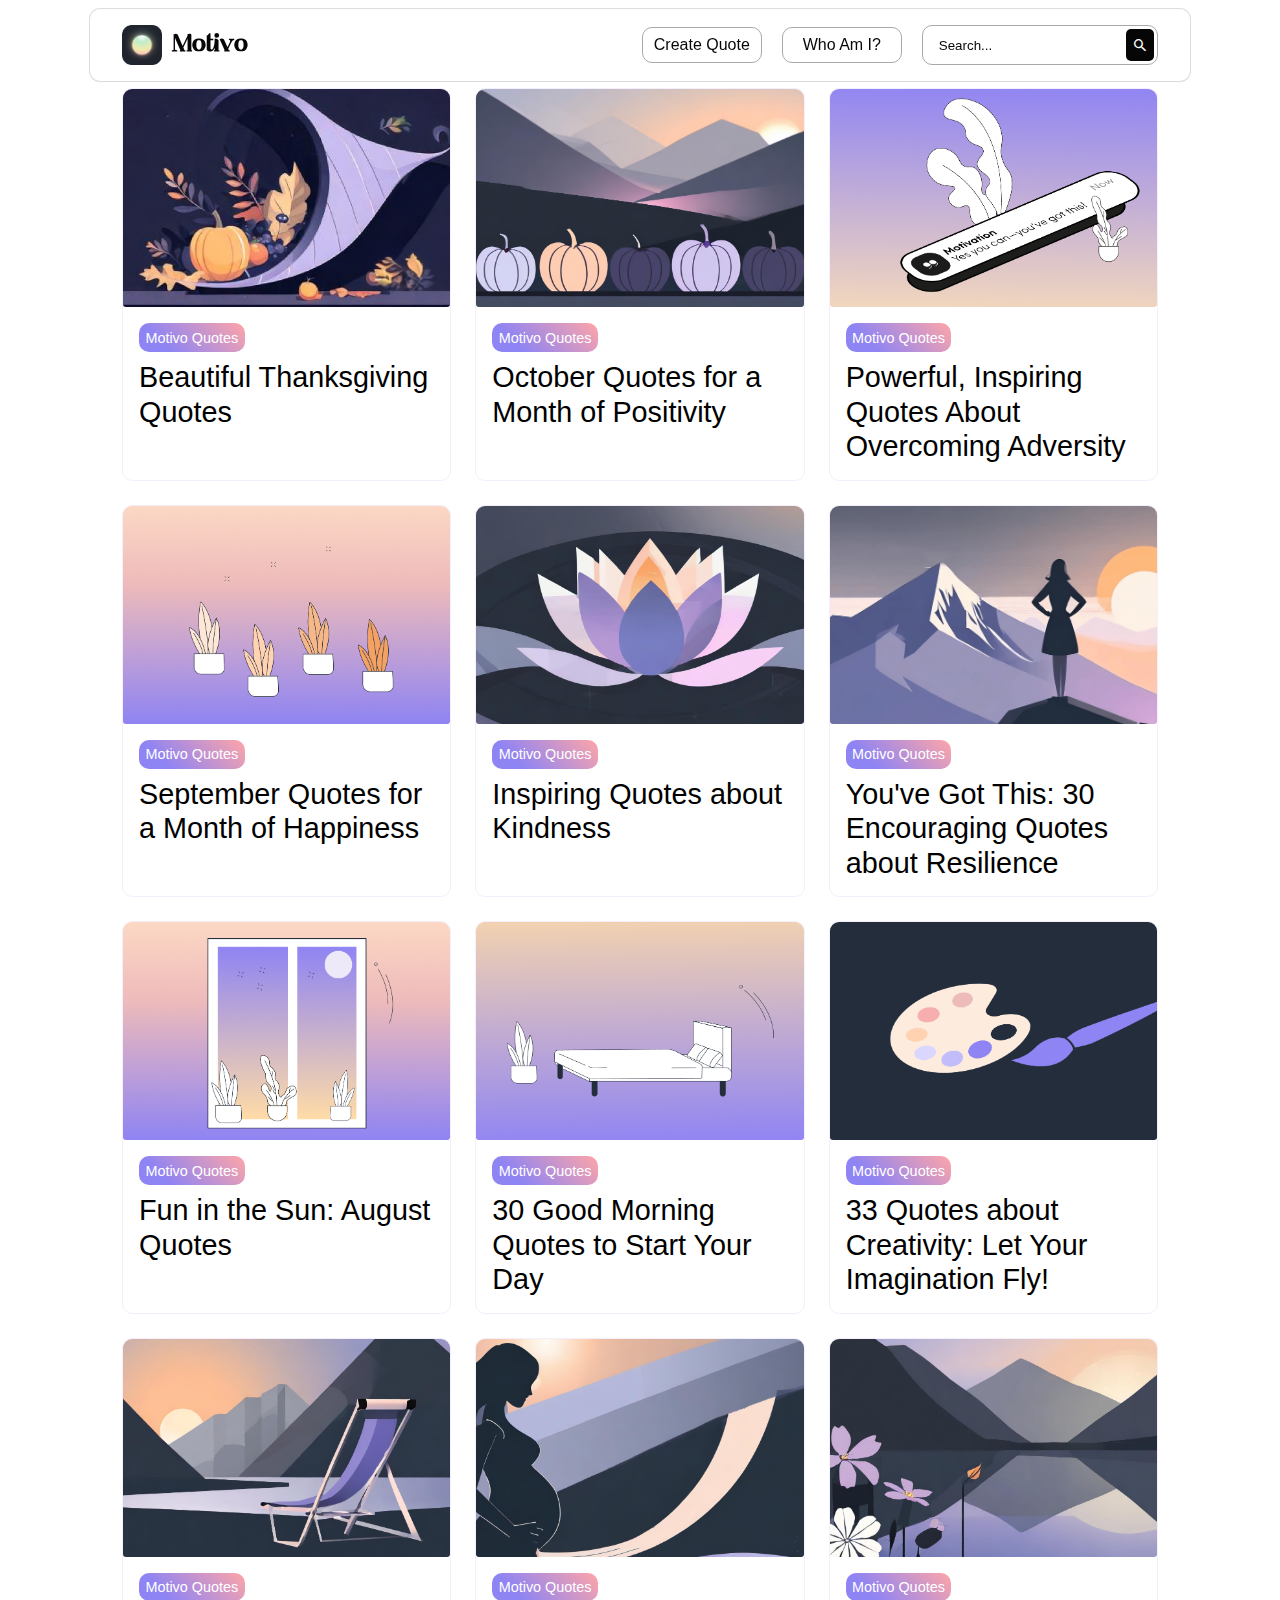
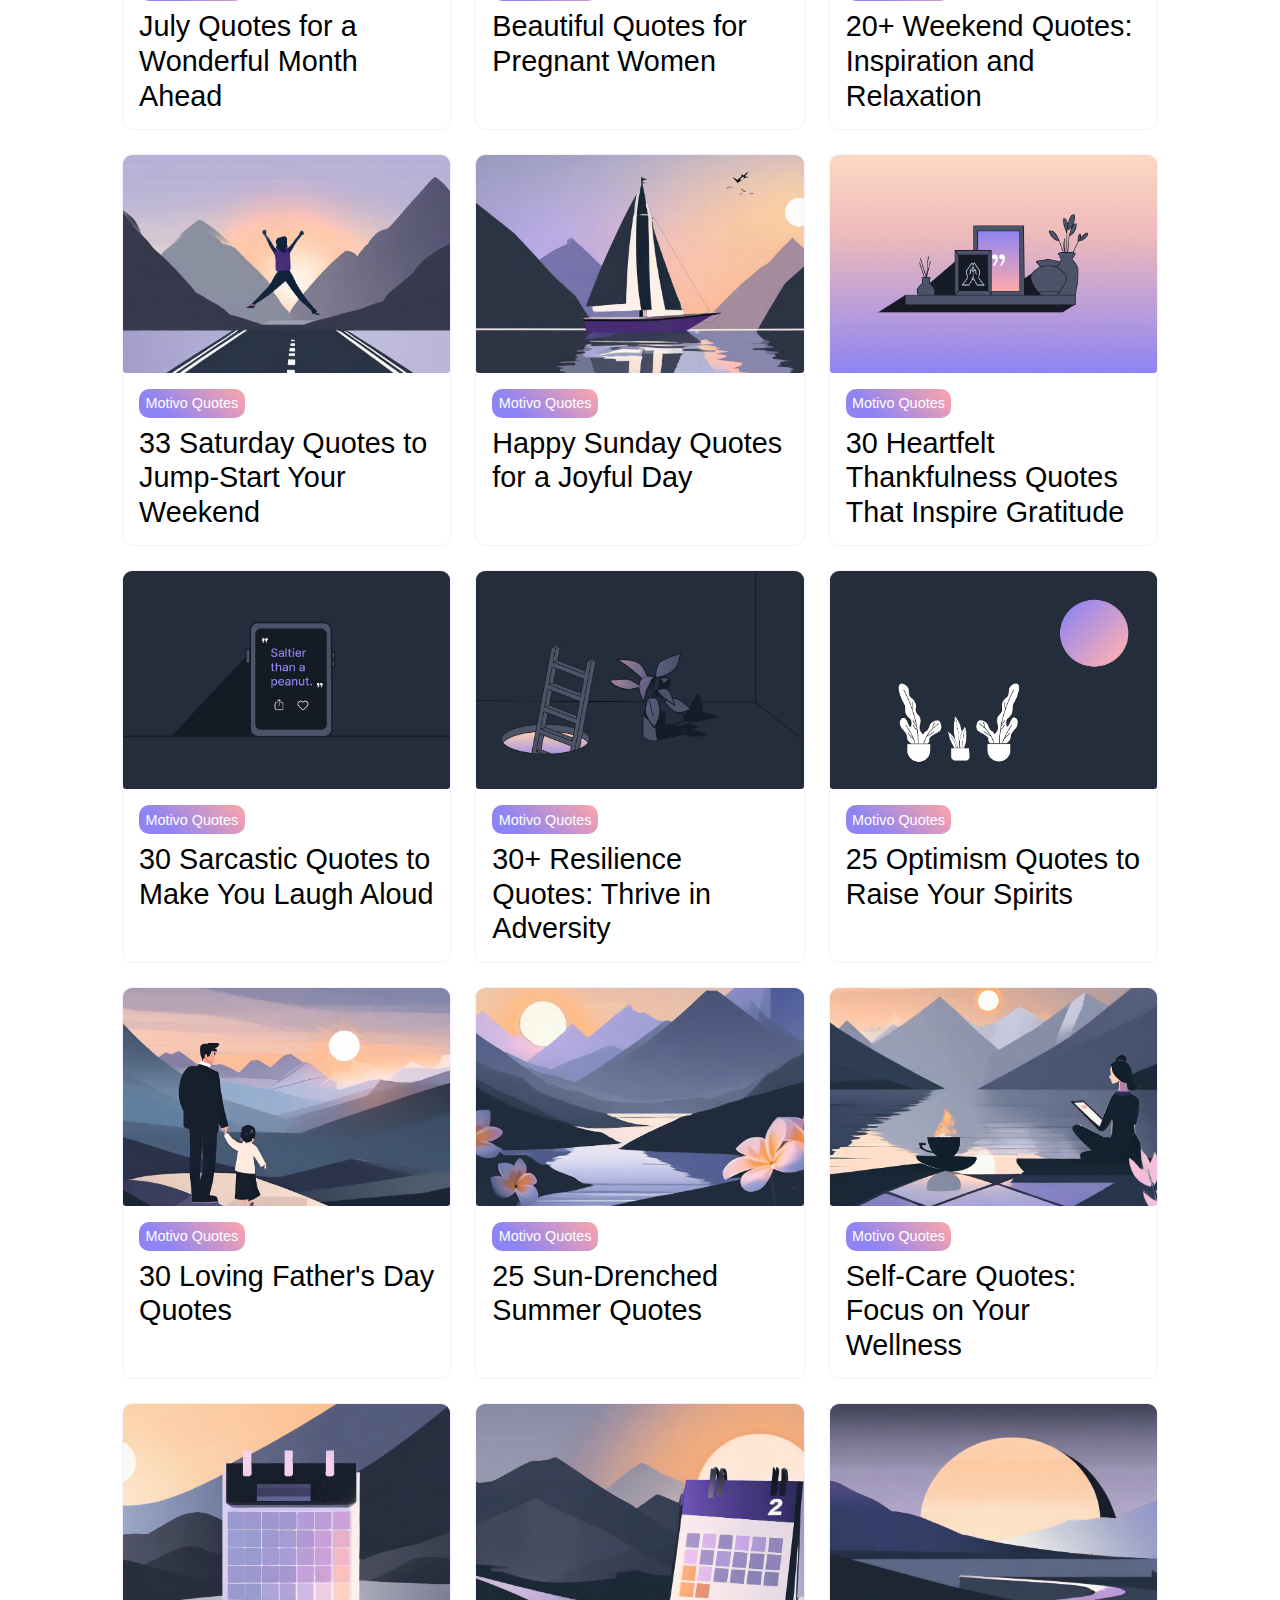
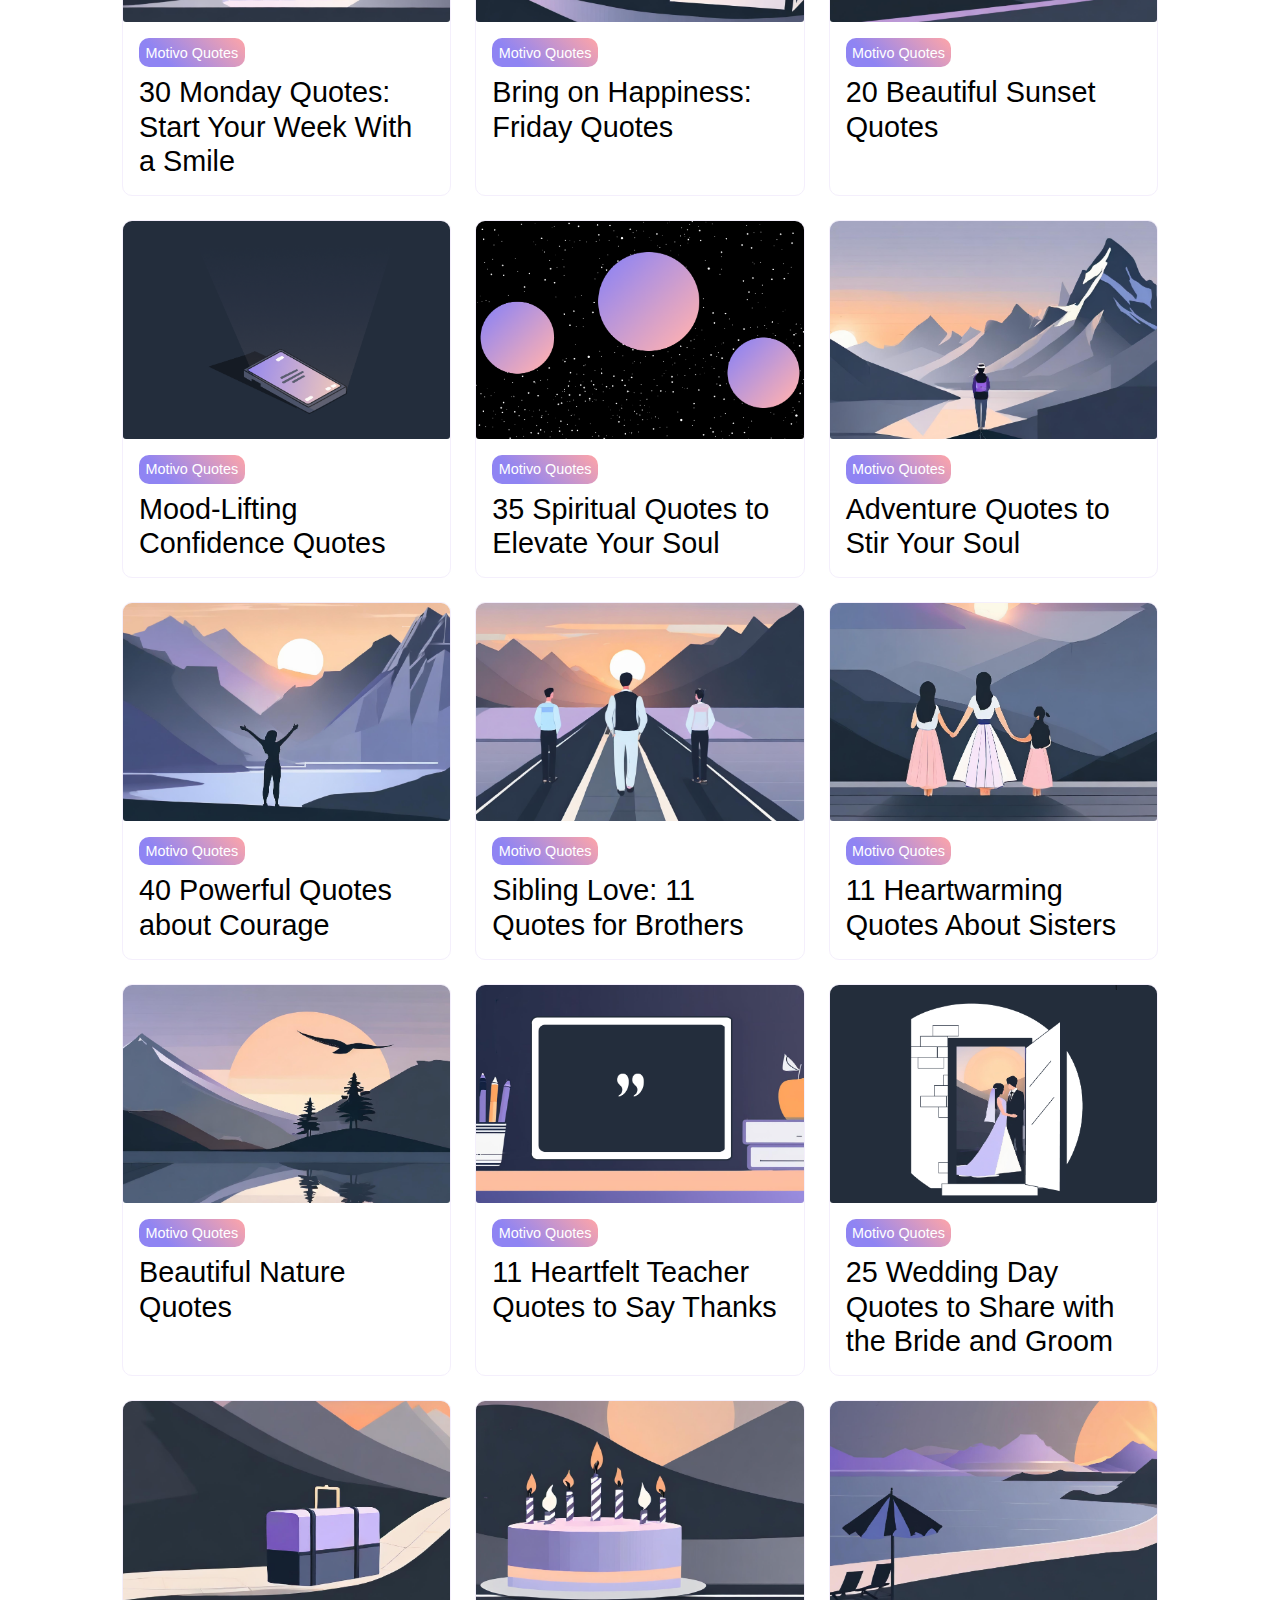
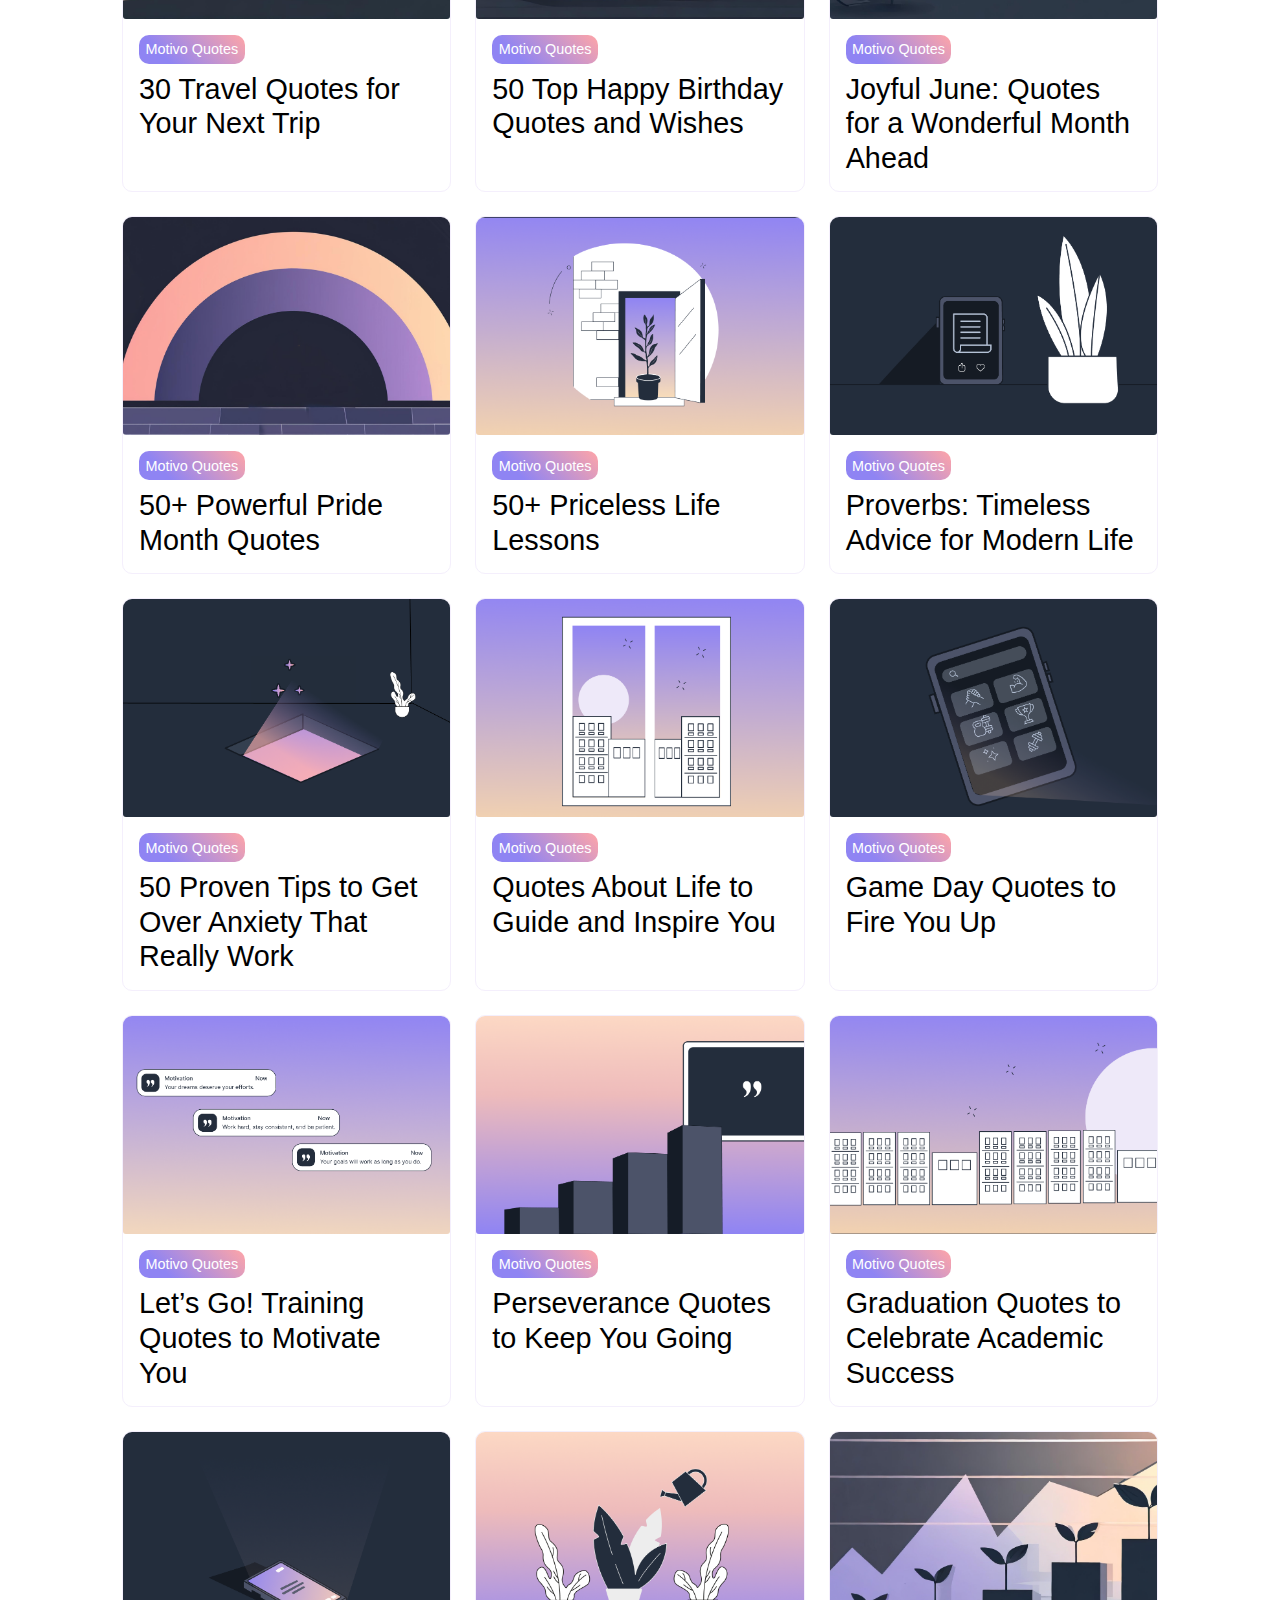
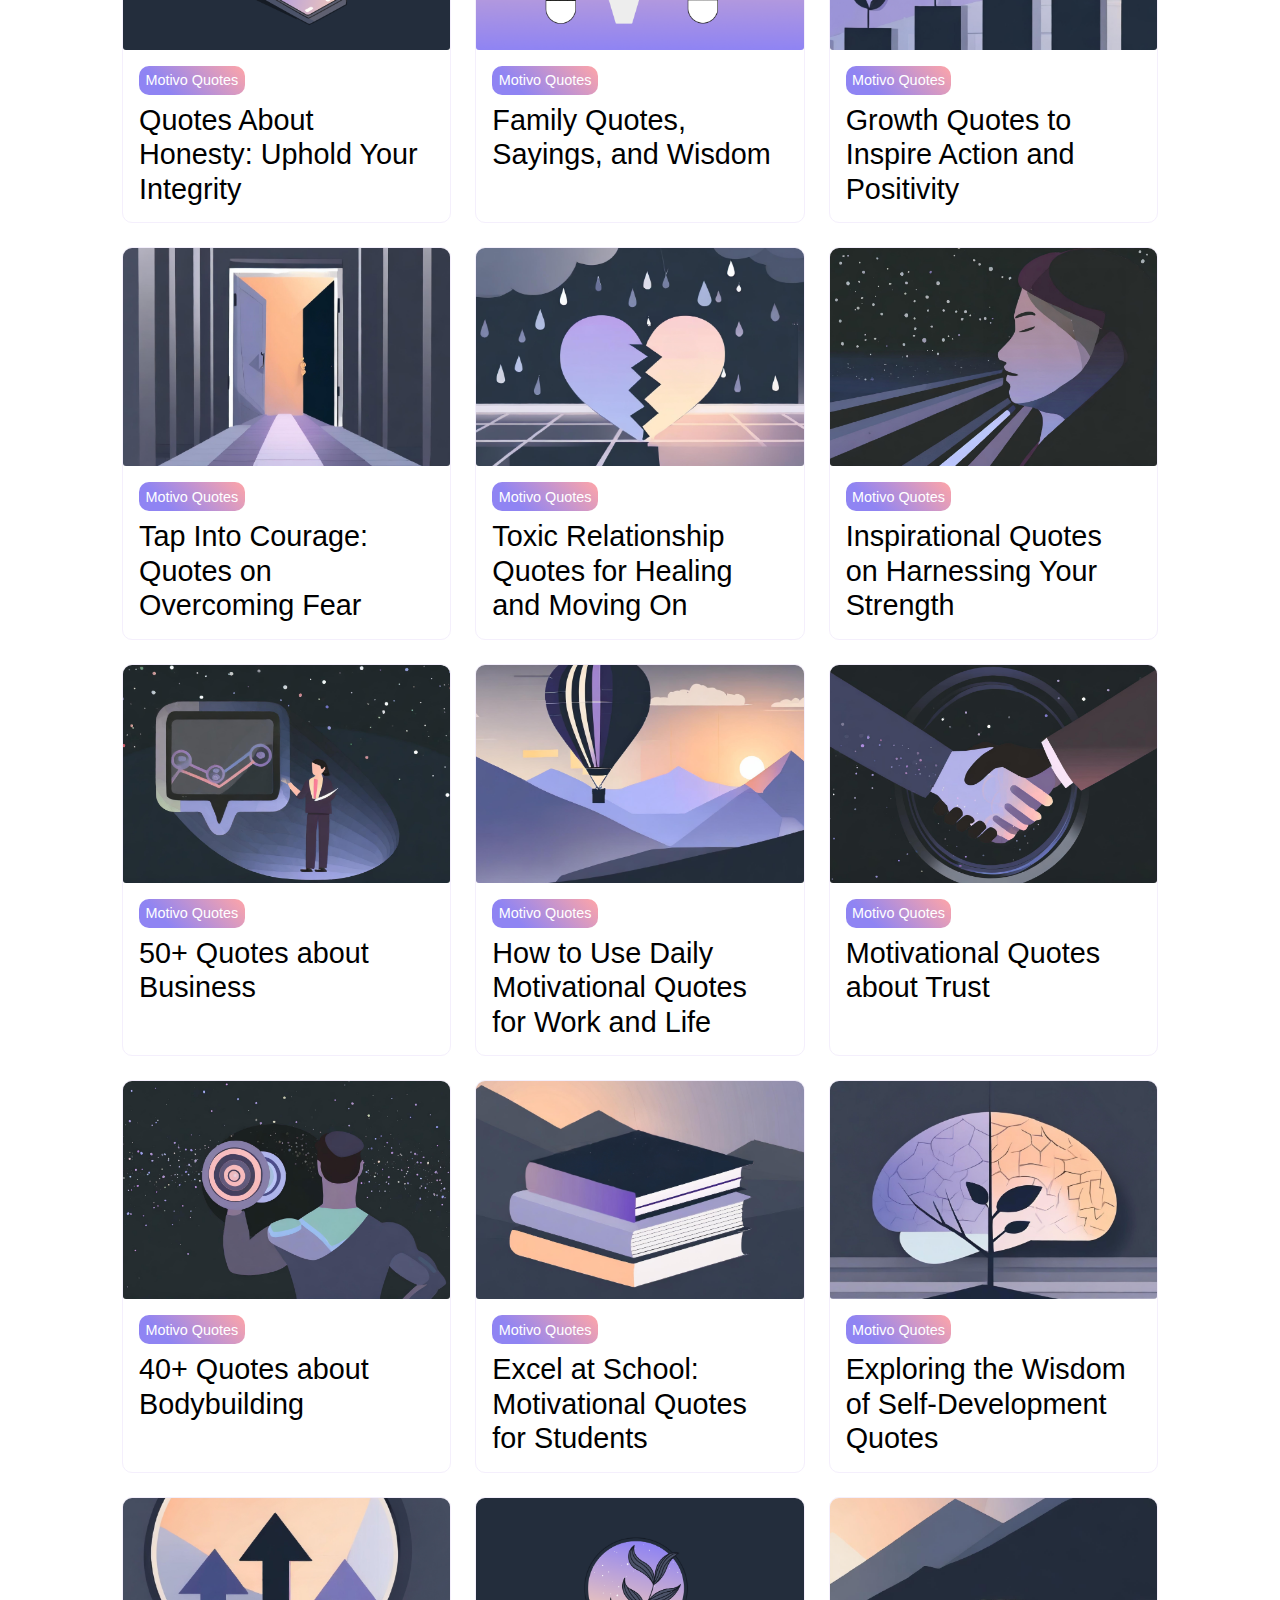
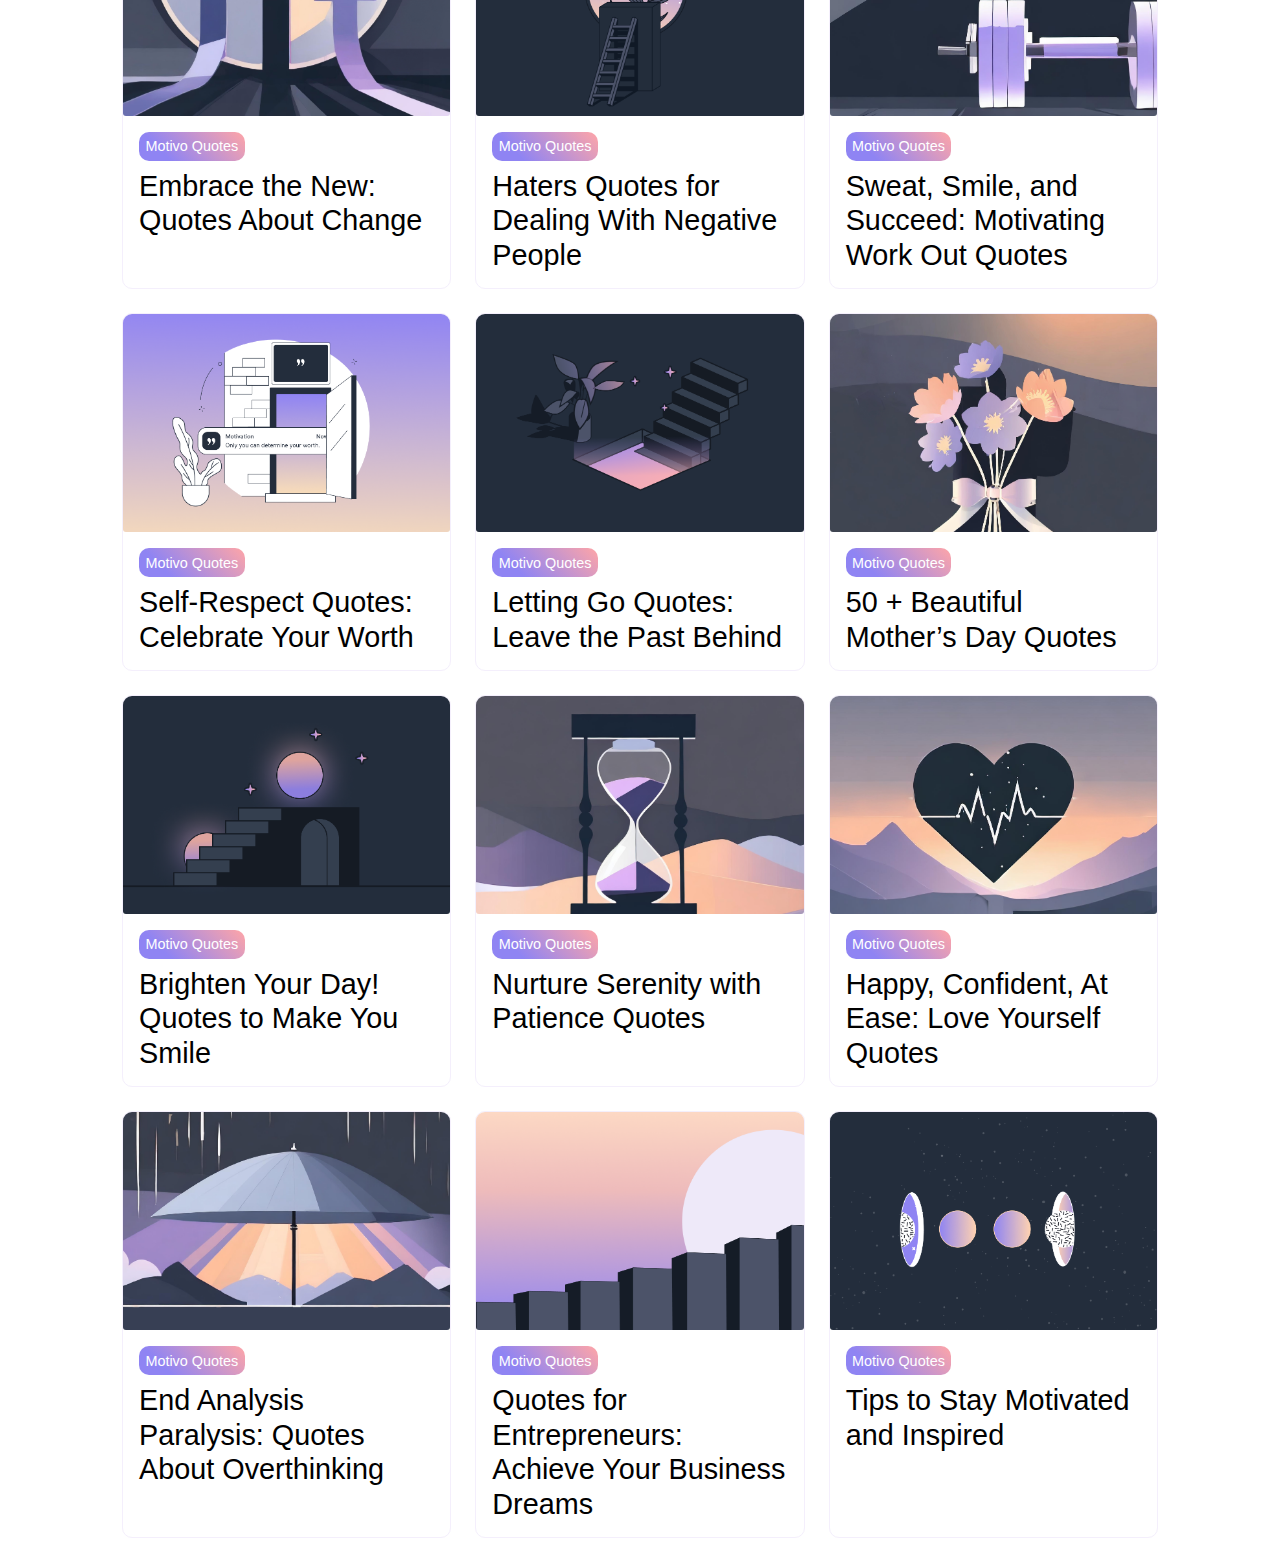
<file: index.html>
<!DOCTYPE html>
<html lang="en">
  <head>
    <meta charset="UTF-8" />
    <meta name="viewport" content="width=device-width, initial-scale=1.0" />
    <!-- icons link -->
    <link
      rel="stylesheet"
      href="./assets/icons/ionicons/css/ionicons.min.css"
    />
    <!-- css link -->
    <link rel="stylesheet" href="./assets/css/style.css" />

    <!-- favicon -->
    <link
      rel="shortcut icon"
      href="./assets/images/logo 2.png"
      type="image/x-icon"
    />
    <title>Motivo</title>
  </head>
  <body class="hideScroll">
    <!-- navbar -->
    <div class="nav_bar pd">
      <a href="./index.html">
        <div class="logo">
          <img src="./assets/images/logo 2.png" alt="image logo" />
          <p>Motivo</p>
        </div>
      </a>
      <ul>
        <button class="create_btn">Create Quote</button>
        <button class="me_btn">Who Am I?</button>
        <li>
          <input type="search" placeholder="Search..." class="searchInput" />
          <i class="ion-android-search"></i>
        </li>
      </ul>
      <button class="menu_btn"><i class="ion-android-menu"></i></button>
    </div>

    <!-- QUOTES CATEGORIES -->
    <div class="categories">
      <!-- <div class="card">
        <div class="card_img">
          <img src="./assets/images/quotes/image1.jpg" alt="" />
        </div>
        <div class="card_content">
          <p class="card_category">Motivoal Quotes</p>
          <p class="card_title">October Quotes for a Month of Positivity</p>
        </div>
      </div> -->
    </div>

    <!-- LOADER -->
    <!-- /* From Uiverse.io by david-mohseni */ -->
    <div class="loader_full">
      <div class="loader">
        <div class="bar1"></div>
        <div class="bar2"></div>
        <div class="bar3"></div>
        <div class="bar4"></div>
        <div class="bar5"></div>
        <div class="bar6"></div>
        <div class="bar7"></div>
        <div class="bar8"></div>
        <div class="bar9"></div>
        <div class="bar10"></div>
        <div class="bar11"></div>
        <div class="bar12"></div>
      </div>
      Loading
    </div>

    <!-- ABOUT SECTION -->
    <div class="overlay">
      <div class="about_all_round">
        <div class="about-container">
          <div class="about-content">
            <h1
              style="
                background: linear-gradient(45deg, #8f84f34a 24%, #ffa5a729);
                padding: 0.2rem;
                border-radius: 10px;
              "
            >
              ABOUT ME
            </h1>
            <p>
              Motivo – Your Daily Dose of Motivation Created by
              <b>Sayed Akhlaq Yaar</b>, Motivo is your go-to app for inspiration
              and positivity. With diverse categories like success, self-love,
              and productivity, Motivo offers curated motivational quotes,
              affirmations, and stories to uplift your spirit and fuel your
              journey. <b>Key Features:</b> <br />
              Diverse Categories: Motivation for every aspect of life. Daily
              Inspiration: Fresh content to start your day. Save & Share: Save
              favorites and spread positivity. Easy to Use: Sleek design for
              seamless navigation. Overcome challenges, stay motivated, and
              achieve your goals with Motivo. Download now!
            </p>

            <div class="signature">
              <p
                style="
                  font-family: 'Bastliga One';
                  font-size: 5rem;
                  transform: rotate(-15deg);
                "
              >
                Sayedakhlaqyar
              </p>
            </div>
          </div>
          <div class="about-image">
            <img src="assets/images/person.JPG" alt="Portrait of Moritz" />
          </div>
        </div>
      </div>

      <button class="close_btn" data-close-btn>
        <i class="ion-ios-close-outline"></i>
      </button>
      <button class="mobile_closeBtn" data-close-btn>
        <i class="ion-ios-close-outline"></i>
      </button>
    </div>

    <!-- js -->

    <script src="./assets/js/data.js"></script>
    <script src="./assets/js/main.js"></script>
  </body>
</html>
</file>
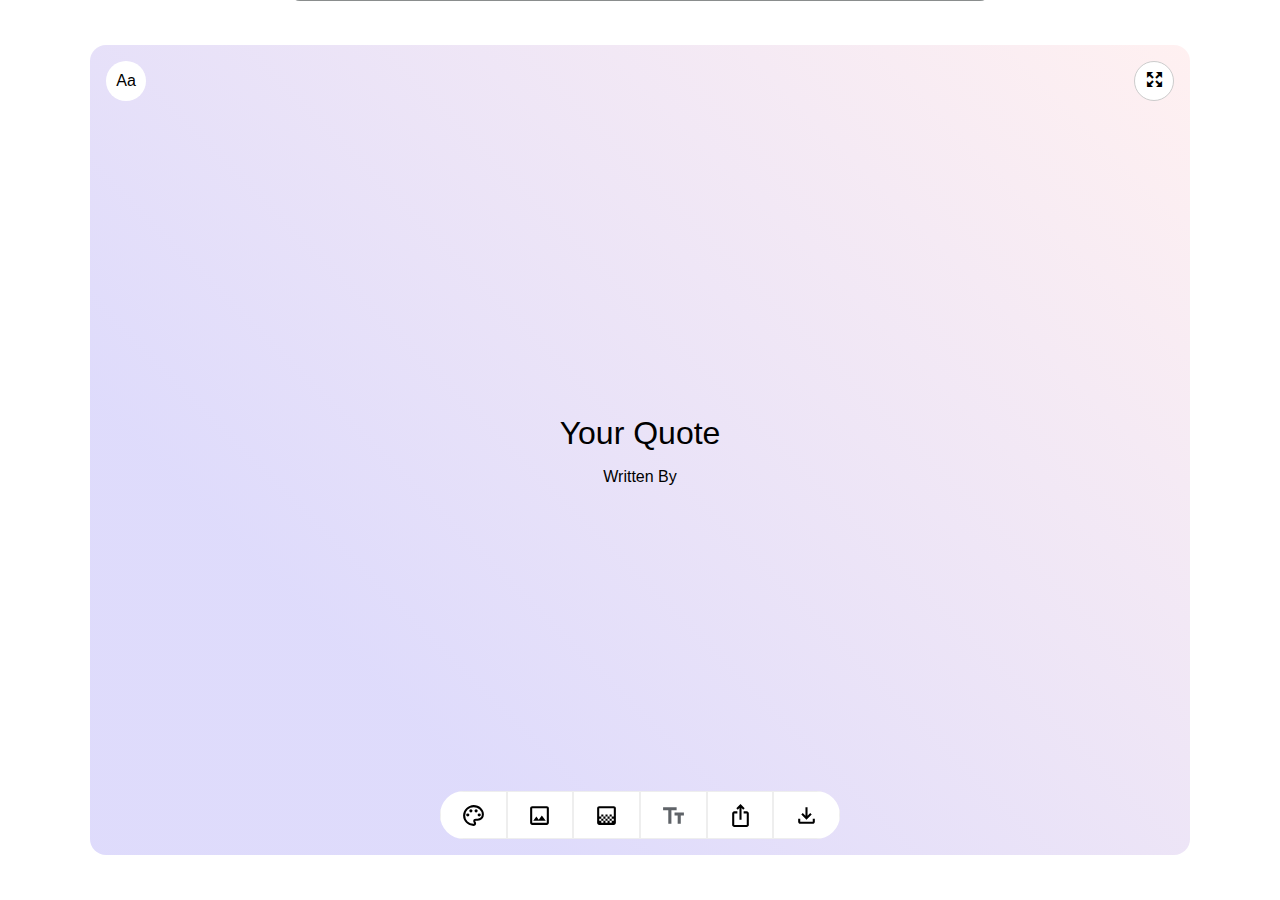
<file: create.html>
<!DOCTYPE html>
<html lang="en">
  <head>
    <meta charset="UTF-8" />
    <meta name="viewport" content="width=device-width, initial-scale=1.0" />
    <title>Motivo</title>

    <!-- icons link -->
    <link
      rel="stylesheet"
      href="./assets/icons/ionicons/css/ionicons.min.css"
    />
    <!-- css link -->
    <link rel="stylesheet" href="./assets/css/style.css" />

    <!-- favicon -->
    <link
      rel="shortcut icon"
      href="./assets/images/logo 2.png"
      type="image/x-icon"
    />
  </head>

  <body>
    <button class="go_homebtn">
      <i class="ion-arrow-left-a"></i>
    </button>

    <!-- QUOTES CONTAINER -->
    <div class="quotes_container pd">
      <div class="container">
        <div class="quote_editor">
          <p class="quote__text" data-quote-text contenteditable="true">
            Your Quote
          </p>
          <div class="quote__author" data-quote-author contenteditable="true">
            Written By
          </div>
          <button
            class="btn__maximize"
            data-btn-maximize
            data-html2canvas-ignore
          >
            <i class="ion-arrow-expand"></i>
          </button>
          <button class="btn_font" data-btn-maximize data-html2canvas-ignore>
            Aa
          </button>
          <!-- FONT CONTAINER -->
          <div class="font__container">
            <div class="font_card"></div>
          </div>
          <div class="logo_title">
            <img src="assets/images/logo 2.png" alt="" />
            <p>Motivo</p>
          </div>
        </div>

        <div class="quote__nav-btns" data-html2canvas-ignore>
          <!-- <div class="quote__counter" data-quote-counter></div> -->

          <div class="center create_quote">
            <div class="action__btns" data-action-btns>
              <button
                class=""
                data-tippy-content="Background color"
                data-bg-clr-btn
              >
                <svg
                  xmlns="http://www.w3.org/2000/svg"
                  height="25px"
                  viewBox="0 -960 960 960"
                  width="25px"
                  fill="currentColor"
                >
                  <path
                    d="M480-80q-82 0-155-31.5t-127.5-86Q143-252 111.5-325T80-480q0-83 32.5-156t88-127Q256-817 330-848.5T488-880q80 0 151 27.5t124.5 76q53.5 48.5 85 115T880-518q0 115-70 176.5T640-280h-74q-9 0-12.5 5t-3.5 11q0 12 15 34.5t15 51.5q0 50-27.5 74T480-80Zm0-400Zm-220 40q26 0 43-17t17-43q0-26-17-43t-43-17q-26 0-43 17t-17 43q0 26 17 43t43 17Zm120-160q26 0 43-17t17-43q0-26-17-43t-43-17q-26 0-43 17t-17 43q0 26 17 43t43 17Zm200 0q26 0 43-17t17-43q0-26-17-43t-43-17q-26 0-43 17t-17 43q0 26 17 43t43 17Zm120 160q26 0 43-17t17-43q0-26-17-43t-43-17q-26 0-43 17t-17 43q0 26 17 43t43 17ZM480-160q9 0 14.5-5t5.5-13q0-14-15-33t-15-57q0-42 29-67t71-25h70q66 0 113-38.5T800-518q0-121-92.5-201.5T488-800q-136 0-232 93t-96 227q0 133 93.5 226.5T480-160Z"
                  />
                </svg>
                <span>Background</span>
              </button>

              <button
                class=""
                data-tippy-content="Background image"
                data-bg-image-btn
              >
                <svg
                  xmlns="http://www.w3.org/2000/svg"
                  height="25px"
                  viewBox="0 -960 960 960"
                  width="25px"
                  fill="currentColor"
                >
                  <path
                    d="M200-120q-33 0-56.5-23.5T120-200v-560q0-33 23.5-56.5T200-840h560q33 0 56.5 23.5T840-760v560q0 33-23.5 56.5T760-120H200Zm0-80h560v-560H200v560Zm40-80h480L570-480 450-320l-90-120-120 160Zm-40 80v-560 560Z"
                  />
                </svg>
                <span>Background Image</span>
              </button>

              <button
                class=""
                data-tippy-content="Gradient"
                data-bg-gradient-btn
              >
                <svg
                  xmlns="http://www.w3.org/2000/svg"
                  height="25px"
                  viewBox="0 -960 960 960"
                  width="25px"
                  fill="currentColor"
                >
                  <path
                    d="M440-440v-80h80v80h-80Zm-80 80v-80h80v80h-80Zm160 0v-80h80v80h-80Zm80-80v-80h80v80h-80Zm-320 0v-80h80v80h-80Zm-80 320q-33 0-56.5-23.5T120-200v-560q0-33 23.5-56.5T200-840h560q33 0 56.5 23.5T840-760v560q0 33-23.5 56.5T760-120H200Zm80-80h80v-80h-80v80Zm160 0h80v-80h-80v80Zm320 0v-80 80Zm-560-80h80v-80h80v80h80v-80h80v80h80v-80h80v80h80v-80h-80v-80h80v-320H200v320h80v80h-80v80Zm0 80v-560 560Zm560-240v80-80ZM600-280v80h80v-80h-80Z"
                  />
                </svg>
                <span>Gradient</span>
              </button>
              <button class="" data-tippy-content="Text Color" data-bg-text-btn>
                <svg
                  xmlns="http://www.w3.org/2000/svg"
                  height="25px"
                  viewBox="0 -960 960 960"
                  width="25px"
                  fill="#5f6368"
                >
                  <path
                    d="M280-160v-520H80v-120h520v120H400v520H280Zm360 0v-320H520v-120h360v120H760v320H640Z"
                  />
                </svg>
                <span>Gradient</span>
              </button>

              <button class="shareBtn" data-tippy-content="Share">
                <svg
                  xmlns="http://www.w3.org/2000/svg"
                  height="25px"
                  viewBox="0 -960 960 960"
                  width="25px"
                  fill="currentColor"
                >
                  <path
                    d="M240-40q-33 0-56.5-23.5T160-120v-440q0-33 23.5-56.5T240-640h120v80H240v440h480v-440H600v-80h120q33 0 56.5 23.5T800-560v440q0 33-23.5 56.5T720-40H240Zm200-280v-447l-64 64-56-57 160-160 160 160-56 57-64-64v447h-80Z"
                  />
                </svg>
                <span>Share</span>
              </button>

              <button data-tippy-content="Download" data-download-btn>
                <svg
                  xmlns="http://www.w3.org/2000/svg"
                  height="25px"
                  viewBox="0 -960 960 960"
                  width="25px"
                  fill="currentColor"
                >
                  <path
                    d="M480-320 280-520l56-58 104 104v-326h80v326l104-104 56 58-200 200ZM240-160q-33 0-56.5-23.5T160-240v-120h80v120h480v-120h80v120q0 33-23.5 56.5T720-160H240Z"
                  />
                </svg>
              </button>
              <!-- <button class="btn-primary">
                <i class="ion-android-image"></i>
                <span>Background Image</span>
              </button>
              <button class="btn-primary">
                <i class="ion-ios-color-filter"></i>
                <span>Gradient</span>
              </button> -->
            </div>
          </div>

          <!-- <div class="btns">
            <button class="btn__prev" data-prev-btn>
              <i class="ion-chevron-left"></i>
            </button>
            <button class="btn__next" data-next-btn>
              <i class="ion-chevron-right"></i>
            </button>
          </div> -->
        </div>
      </div>
    </div>

    <!-- <div class="mob_quote-btns">
      <div class="btns">
        <button class="btn__prev" data-prev-btn>
          <i class="ion-chevron-left"></i>
        </button>
        <button class="btn__next" data-next-btn>
          <i class="ion-chevron-right"></i>
        </button>
      </div>
    </div> -->

    <div class="bg__nav" data-top-nav data-html2canvas-ignore>
      <div class="container">
        <div style="background-color: red"></div>
      </div>
    </div>

    <div class="bgImage__nav" data-top-bgimage-nav data-html2canvas-ignore>
      <div class="container">
        <!-- <img src="./assets/images/backgrounds/1.webp" alt="image" /> -->
        <input data-custom-image type="file" accept="image/*" hidden />
        <div class="selectImage" data-custom-image-btn>
          <i class="ion-android-add"></i>
          <!-- <span>hi</span> -->
        </div>
      </div>
    </div>

    <div class="bgGradient__nav" data-top-bgGradient data-html2canvas-ignore>
      <div class="container">
        <!-- <img src="./assets/images/backgrounds/1.webp" alt="image" /> -->
        <div></div>
      </div>
    </div>

    <div class="bgText__nav" data-top-bgText data-html2canvas-ignore>
      <!-- <button class="font-style-btn">Font Style</button> -->
      <div class="container"></div>
    </div>

    <!-- script js  -->
    <script src="./assets/js/html2canvas.min.js"></script>
    <script src="./assets/js/popper.min.js"></script>
    <script src="./assets/js/tippy-bundle.umd.min.js"></script>
    <script src="./assets/js/data.js"></script>
    <script src="./assets/js/editor.js"></script>
  </body>
</html>
</file>
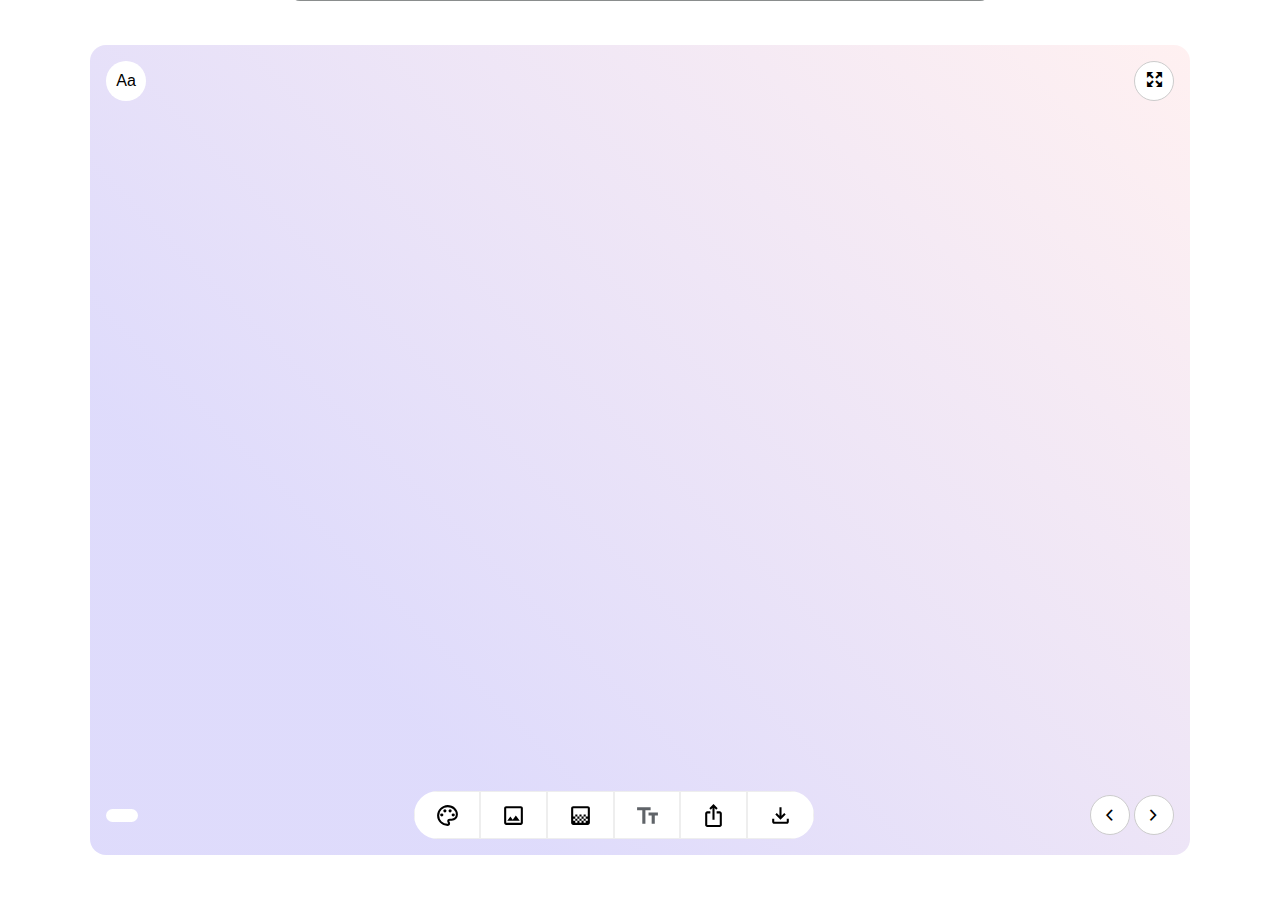
<file: editor.html>
<!DOCTYPE html>
<html lang="en">
  <head>
    <meta charset="UTF-8" />
    <meta name="viewport" content="width=device-width, initial-scale=1.0" />
    <title>Motivo</title>

    <!-- icons link -->
    <link
      rel="stylesheet"
      href="./assets/icons/ionicons/css/ionicons.min.css"
    />
    <!-- css link -->
    <link rel="stylesheet" href="./assets/css/style.css" />

    <!-- favicon -->
    <link
      rel="shortcut icon"
      href="./assets/images/logo 2.png"
      type="image/x-icon"
    />
  </head>

  <body>
    <!-- QUOTES CONTAINER -->
    <div class="quotes_container pd">
      <div class="container">
        <div class="quote_editor">
          <p class="quote__text" data-quote-text></p>
          <div class="quote__author" data-quote-author></div>
          <button
            class="btn__maximize"
            data-btn-maximize
            data-html2canvas-ignore
          >
            <i class="ion-arrow-expand"></i>
          </button>
          <button class="btn_font" data-btn-maximize data-html2canvas-ignore>
            Aa
          </button>
          <!-- FONT CONTAINER -->
          <div class="font__container">
            <div class="font_card"></div>
          </div>
          <div class="logo_title">
            <img src="assets/images/logo 2.png" alt="" />
            <p>Motivo</p>
          </div>
        </div>

        <div class="quote__nav-btns" data-html2canvas-ignore>
          <div class="quote__counter" data-quote-counter></div>

          <div class="center">
            <div class="action__btns" data-action-btns>
              <button
                class=""
                data-tippy-content="Background color"
                data-bg-clr-btn
              >
                <svg
                  xmlns="http://www.w3.org/2000/svg"
                  height="25px"
                  viewBox="0 -960 960 960"
                  width="25px"
                  fill="currentColor"
                >
                  <path
                    d="M480-80q-82 0-155-31.5t-127.5-86Q143-252 111.5-325T80-480q0-83 32.5-156t88-127Q256-817 330-848.5T488-880q80 0 151 27.5t124.5 76q53.5 48.5 85 115T880-518q0 115-70 176.5T640-280h-74q-9 0-12.5 5t-3.5 11q0 12 15 34.5t15 51.5q0 50-27.5 74T480-80Zm0-400Zm-220 40q26 0 43-17t17-43q0-26-17-43t-43-17q-26 0-43 17t-17 43q0 26 17 43t43 17Zm120-160q26 0 43-17t17-43q0-26-17-43t-43-17q-26 0-43 17t-17 43q0 26 17 43t43 17Zm200 0q26 0 43-17t17-43q0-26-17-43t-43-17q-26 0-43 17t-17 43q0 26 17 43t43 17Zm120 160q26 0 43-17t17-43q0-26-17-43t-43-17q-26 0-43 17t-17 43q0 26 17 43t43 17ZM480-160q9 0 14.5-5t5.5-13q0-14-15-33t-15-57q0-42 29-67t71-25h70q66 0 113-38.5T800-518q0-121-92.5-201.5T488-800q-136 0-232 93t-96 227q0 133 93.5 226.5T480-160Z"
                  />
                </svg>
                <span>Background</span>
              </button>

              <button
                class=""
                data-tippy-content="Background image"
                data-bg-image-btn
              >
                <svg
                  xmlns="http://www.w3.org/2000/svg"
                  height="25px"
                  viewBox="0 -960 960 960"
                  width="25px"
                  fill="currentColor"
                >
                  <path
                    d="M200-120q-33 0-56.5-23.5T120-200v-560q0-33 23.5-56.5T200-840h560q33 0 56.5 23.5T840-760v560q0 33-23.5 56.5T760-120H200Zm0-80h560v-560H200v560Zm40-80h480L570-480 450-320l-90-120-120 160Zm-40 80v-560 560Z"
                  />
                </svg>
                <span>Background Image</span>
              </button>

              <button
                class=""
                data-tippy-content="Gradient"
                data-bg-gradient-btn
              >
                <svg
                  xmlns="http://www.w3.org/2000/svg"
                  height="25px"
                  viewBox="0 -960 960 960"
                  width="25px"
                  fill="currentColor"
                >
                  <path
                    d="M440-440v-80h80v80h-80Zm-80 80v-80h80v80h-80Zm160 0v-80h80v80h-80Zm80-80v-80h80v80h-80Zm-320 0v-80h80v80h-80Zm-80 320q-33 0-56.5-23.5T120-200v-560q0-33 23.5-56.5T200-840h560q33 0 56.5 23.5T840-760v560q0 33-23.5 56.5T760-120H200Zm80-80h80v-80h-80v80Zm160 0h80v-80h-80v80Zm320 0v-80 80Zm-560-80h80v-80h80v80h80v-80h80v80h80v-80h80v80h80v-80h-80v-80h80v-320H200v320h80v80h-80v80Zm0 80v-560 560Zm560-240v80-80ZM600-280v80h80v-80h-80Z"
                  />
                </svg>
                <span>Gradient</span>
              </button>
              <button class="" data-tippy-content="Text Color" data-bg-text-btn>
                <svg
                  xmlns="http://www.w3.org/2000/svg"
                  height="25px"
                  viewBox="0 -960 960 960"
                  width="25px"
                  fill="#5f6368"
                >
                  <path
                    d="M280-160v-520H80v-120h520v120H400v520H280Zm360 0v-320H520v-120h360v120H760v320H640Z"
                  />
                </svg>
                <span>Gradient</span>
              </button>

              <button class="shareBtn" data-tippy-content="Share">
                <svg
                  xmlns="http://www.w3.org/2000/svg"
                  height="25px"
                  viewBox="0 -960 960 960"
                  width="25px"
                  fill="currentColor"
                >
                  <path
                    d="M240-40q-33 0-56.5-23.5T160-120v-440q0-33 23.5-56.5T240-640h120v80H240v440h480v-440H600v-80h120q33 0 56.5 23.5T800-560v440q0 33-23.5 56.5T720-40H240Zm200-280v-447l-64 64-56-57 160-160 160 160-56 57-64-64v447h-80Z"
                  />
                </svg>
                <span>Share</span>
              </button>

              <button data-tippy-content="Download" data-download-btn>
                <svg
                  xmlns="http://www.w3.org/2000/svg"
                  height="25px"
                  viewBox="0 -960 960 960"
                  width="25px"
                  fill="currentColor"
                >
                  <path
                    d="M480-320 280-520l56-58 104 104v-326h80v326l104-104 56 58-200 200ZM240-160q-33 0-56.5-23.5T160-240v-120h80v120h480v-120h80v120q0 33-23.5 56.5T720-160H240Z"
                  />
                </svg>
              </button>
              <!-- <button class="btn-primary">
                <i class="ion-android-image"></i>
                <span>Background Image</span>
              </button>
              <button class="btn-primary">
                <i class="ion-ios-color-filter"></i>
                <span>Gradient</span>
              </button> -->
            </div>
          </div>

          <div class="btns">
            <button class="btn__prev" data-prev-btn>
              <i class="ion-chevron-left"></i>
            </button>
            <button class="btn__next" data-next-btn>
              <i class="ion-chevron-right"></i>
            </button>
          </div>
        </div>
      </div>
    </div>

    <div class="mob_quote-btns">
      <div class="btns">
        <button class="btn__prev" data-prev-btn>
          <i class="ion-chevron-left"></i>
        </button>
        <button class="btn__next" data-next-btn>
          <i class="ion-chevron-right"></i>
        </button>
      </div>
    </div>

    <div class="bg__nav" data-top-nav data-html2canvas-ignore>
      <div class="container">
        <div style="background-color: red"></div>
      </div>
    </div>

    <div class="bgImage__nav" data-top-bgimage-nav data-html2canvas-ignore>
      <div class="container">
        <!-- <img src="./assets/images/backgrounds/1.webp" alt="image" /> -->
        <input data-custom-image type="file" accept="image/*" hidden />
        <div class="selectImage" data-custom-image-btn>
          <i class="ion-android-add"></i>
          <!-- <span>hi</span> -->
        </div>
      </div>
    </div>

    <div class="bgGradient__nav" data-top-bgGradient data-html2canvas-ignore>
      <div class="container">
        <!-- <img src="./assets/images/backgrounds/1.webp" alt="image" /> -->
        <div></div>
      </div>
    </div>

    <div class="bgText__nav" data-top-bgText data-html2canvas-ignore>
      <!-- <button class="font-style-btn">Font Style</button> -->
      <div class="container"></div>
    </div>

    <!-- script js  -->
    <script src="./assets/js/html2canvas.min.js"></script>
    <script src="./assets/js/popper.min.js"></script>
    <script src="./assets/js/tippy-bundle.umd.min.js"></script>
    <script src="./assets/js/data.js"></script>
    <script src="./assets/js/editor.js"></script>
  </body>
</html>
</file>
<file: assets/css/style.css>
* {
  margin: 0;
  padding: 0;
  box-sizing: border-box;
  text-decoration: none;
  list-style: none;
  font-family: "Poppins", sans-serif;
}

/* FONTS */
@font-face {
  font-family: "Poppins Regular";
  src: url("../fonts/Poppins/Poppins-Regular.ttf");
}

@font-face {
  font-family: "Chiralla";
  src: url("../fonts/chiralla/Chiralla-VGw9y.otf");
}

@font-face {
  font-family: "Lato";
  src: url("../fonts/Lato/Lato-Regular.ttf");
}

@font-face {
  font-family: "Kaushan Script";
  src: url("../fonts/Kaushan_Script/KaushanScript-Regular.ttf");
}
@font-face {
  font-family: "Kaushan Script";
  src: url("../fonts/Kaushan_Script/KaushanScript-Regular.ttf");
}
@font-face {
  font-family: "Bastliga One";
  src: url("../fonts/bastliga-one/Bastliga\ One.ttf");
}
@font-face {
  font-family: "Blindfold";
  src: url("../fonts/blindfold-font/Demoblindfold-j9Lo0.otf");
}
@font-face {
  font-family: "Tomatos";
  src: url("../fonts/tomatoes-font/Tomatoes-O8L8.ttf");
}
@font-face {
  font-family: "Poppins Bold";
  src: url("../fonts/Poppins/Poppins-SemiBold.ttf");
}
@font-face {
  font-family: "Poppins Light";
  src: url("../fonts/Poppins/Poppins-Light.ttf");
}

body {
  /* display: flex;
  flex-direction: column;
  justify-content: center;
  align-items: center; */
  /* min-height: 100vh; */
  overflow-x: hidden;
}

.nav_bar {
  display: flex;
  justify-content: space-between;
  align-items: center;
  max-width: 1100px;
  padding: 1rem 2rem;
  margin: 0 auto;
  border-radius: 10px;
  /* box-shadow: rgba(0, 0, 0, 0.16) 0px 1px 4px; */
  box-shadow: rgba(0, 0, 0, 0.02) 0px 1px 3px 0px,
    rgba(27, 31, 35, 0.15) 0px 0px 0px 1px;
  position: relative;
  background-color: white;
  position: sticky;
  top: 1%;
  z-index: 1000;
}

.pd {
  width: 100%;
  margin: 0 auto;
}

.nav_bar .logo {
  display: flex;
  justify-content: center;
  align-items: center;
  gap: 10px;
}

.nav_bar .logo img {
  width: 40px;
  height: 40px;
}

.menu_btn {
  background-color: #8a81e6;
  outline: none;
  border: none;
  width: 50px;
  padding: 0.6rem 0;
  border-radius: 10px;
  color: #060606;
  cursor: pointer;
  font-size: 1.5rem;
  display: none;
}

.nav_bar .logo p {
  color: #060606;
  font-family: "Chiralla";
  font-size: 1.5rem;
  font-weight: bold;
}

.nav_bar ul {
  display: flex;
  justify-content: center;
  align-items: center;
  gap: 20px;
}

.nav_bar ul li {
  display: flex;
  justify-content: center;
  align-items: center;
  gap: 10px;
  padding: 0.2rem;
  padding-left: 1rem;
  border: 1px solid darkgray;
  border-radius: 10px;
  position: relative;
  color: #060606;
}

.nav_bar ul li:hover {
  border: 1px solid #060606;
}

.nav_bar ul li i {
  background-color: #060606;
  display: flex;
  justify-content: center;
  align-items: center;
  border-radius: 5px;
  padding: 0.5rem;
  color: white;
}

.nav_bar ul li input {
  background-color: transparent;
  outline: none;
  border: none;
}

.nav_bar ul li input::placeholder {
  color: #060606;
}

.nav_bar ul button {
  background-color: transparent;
  outline: none;
  border: none;
  width: 120px;
  padding: 0.5rem 0;
  border-radius: 10px;
  color: #060606;
  cursor: pointer;
  border: 1px solid darkgray;
  transition: 0.25s ease-in;
  font-size: 1rem;
}

.nav_bar ul button:hover {
  background-color: white;
  color: #060606;
  border: 1px solid #060606;
}

.quotes_container {
  /* min-height: 100vh; */
  height: 100vh;
  display: flex;
  justify-content: center;
  align-items: center;
  padding: 0 1rem;
}

.quotes_container .container {
  /* box-shadow: rgba(0, 0, 0, 0.16) 0px 1px 4px; */
  display: block;
  max-width: 1100px;
  width: 100%;
  padding: 1rem;
  border-radius: 1rem;
  height: 90vh;
  background: linear-gradient(45deg, #8f84f34a 24%, #ffa5a729);
  position: relative;
  background-repeat: no-repeat !important;
  background-position: center !important;
  background-size: cover !important;
  transition: all 0.5s ease;
}

.quotes_container,
.container {
  margin: 0;
  padding: 0;
}

.container {
  width: 100%;
  height: 100%;
  position: relative;
}

.btn__maximize {
  position: absolute;
  top: 1rem;
  right: 1rem;
  font-size: 1rem;
  background-color: #ffff;
  height: 2.5rem;
  width: 2.5rem;
  outline: none;
  border: 1px solid #ccc;
  border-radius: 50%;
  display: grid;
  place-content: center;
  cursor: pointer;
  transition: 0.25s ease;
}

.btn__maximize:active {
  transform: scale(0.9);
}

.btn_font {
  position: absolute;
  top: 1rem;
  left: 1rem;
  font-size: 1rem;
  background-color: #ffff;
  height: 2.5rem;
  width: 2.5rem;
  outline: none;
  border: 1px solid #ccc;
  border-radius: 50%;
  display: grid;
  place-content: center;
  cursor: pointer;
  transition: 0.25s ease;
  border: 1px solid transparent;
}

.btn_font:active {
  transform: scale(0.9);
  border: 1px solid #cbd5e1;
}
.btn_font.active {
  transform: scale(0.9);
  border: 1px solid #cbd5e1;
}

.speak_btn {
  position: absolute;
  top: 1rem;
  left: 50%;
  font-size: 1rem;
  background-color: #ffff;
  height: 2.5rem;
  width: 2.5rem;
  outline: none;
  border: 1px solid #ccc;
  border-radius: 50%;
  display: grid;
  place-content: center;
  cursor: pointer;
  transition: 0.25s ease;
  border: 1px solid transparent;
  transform: translate(-50%);
}

.font__container {
  position: absolute;
  top: 10%;
  left: 1%;
  background-color: white;
  z-index: 1100;
  max-width: 500px;
  width: 100%;
  height: 50vh;
  overflow-y: auto;
  /* background: linear-gradient(45deg, #8f84f3, #ffa5a7); */
  border-radius: 10px;
  transform: scale(0);
  transform-origin: top left;
  box-shadow: rgba(0, 0, 0, 0.16) 0px 1px 4px;
  transition: 0.25s ease;
}

.font__container.active {
  transform: scale(1);
}

.font__container::-webkit-scrollbar-track,
.speak__container::-webkit-scrollbar-track {
  /* -webkit-box-shadow: inset 0 0 6px rgba(0, 0, 0, 0.3); */
  background-color: #fff;
}

.font__container::-webkit-scrollbar,
.speak__container::-webkit-scrollbar {
  width: 10px;
  background-color: gray;
}

.font__container::-webkit-scrollbar-thumb,
.speak__container::-webkit-scrollbar-thumb {
  background-color: gray;
}

.font__container .font_card {
  width: 100%;
  display: flex;
  flex-direction: column;
}

.font__container .font_card .font_line {
  padding: 0.7rem 1rem;
  border-bottom: 1px solid #f1f5f9;
  user-select: none;
  cursor: pointer;
}

.font__container .font_card p {
  /* padding: 1rem; */
  font-size: 0.95rem;
  background-color: transparent;
  cursor: pointer;
  transition: 0.25s ease;
}

.font__container .font_card .font_line div {
  font-size: 1.6rem;
  margin-top: 0.5rem;
}

.font__container .font_card .font_line:hover {
  background-color: #f1f5f9;
}

.font__container .size_container {
  display: flex;
  flex-direction: column;
  padding: 1rem;
  width: 100%;
}

.font__container .size_container select {
  margin-top: 0.5rem;
  padding: 1rem;
  cursor: pointer;
}

.speak__container {
  width: 500px;
  height: 180px;
  background-color: white;
  position: absolute;
  top: 10%;
  left: 50%;
  transform: translate(-50%, -50%);
  overflow-y: auto;
  border-radius: 10px;
  transform: scale(0);
  transform-origin: top left;
  box-shadow: rgba(0, 0, 0, 0.16) 0px 1px 4px;
  transition: 0.25s ease;
  padding: 1rem;
}

.speak__container.active {
  transform: scale(1);
}

.speak__container select {
  margin-top: 1rem;
  padding: 0.5rem;
  cursor: pointer;
  width: 100%;
}

.speak__container .btnSpeak {
  background-color: transparent;
  outline: none;
  border: none;
  width: 120px;
  padding: 0.5rem 0;
  border-radius: 10px;
  color: #060606;
  cursor: pointer;
  border: 1px solid darkgray;
  transition: 0.25s ease-in;
  font-size: 1rem;
}
.quote__nav-btns {
  position: absolute;
  right: 1rem;
  bottom: 1rem;
  display: flex;
  width: calc(100% - 2rem);
  justify-content: space-between;
  align-items: center;
}

.mob_quote-btns {
  display: none;
}

.quote__nav-btns.hide {
  display: none;
}

.quote__nav-btns .btns button,
.mob_quote-btns button {
  width: 2.5rem;
  height: 2.5rem;
  border-radius: 50%;
  background-color: #fff;
  border: 1px solid #ccc;
  cursor: pointer;
  transition: 0.25s ease;
}

.quote__nav-btns .btns button:active,
.mob_quote-btns button {
  transform: scale(0.9);
}

.quote__nav-btns .center {
  flex: 1;
  max-width: 400px;
}

.quote__nav-btns .create_quote {
  margin: 0 auto;
}

.quote__nav-btns .center .action__btns {
  width: 100%;
  display: flex;
  justify-content: center;
  align-items: center;
  overflow: hidden;
  border-radius: 500px;
}

.quote__nav-btns .center .action__btns span {
  font-size: 0.8rem;
  display: none;
}

.quote__nav-btns .center .action__btns button {
  width: 100%;
  display: flex;
  justify-content: center;
  align-items: center;
  flex-direction: column;
  border: 1px solid #eee;
  padding: 0.65rem 0;
  cursor: pointer;
  transition: 0.25s ease;
  background-color: #ffffff !important;
}

.quote__nav-btns .center .action__btns button.active {
  /* transform: scale(0.9); */
  background: #f1f5f9 !important;
  border-right: 1px solid #cbd5e1;
}

.quote__nav-btns .center .action__btns button i {
  font-size: 1.2rem;
}

.bg__nav,
.bgImage__nav,
.bgGradient__nav,
.bgText__nav {
  position: fixed;
  top: 0;
  left: 50%;
  transform: translateY(-100%) translateX(-50%);
  background-color: #fff;
  display: flex;
  align-items: center;
  max-width: 700px;
  height: 75px;
  width: 100%;
  border-radius: 10px;
  box-shadow: rgba(0, 0, 0, 0.02) 0px 1px 3px 0px,
    rgba(27, 31, 35, 0.15) 0px 0px 0px 1px;
  padding-inline: 10px;
  transition: all 0.5s ease-in-out;
}

.bg__nav.show,
.bgImage__nav.show,
.bgGradient__nav.show,
.bgText__nav.show {
  transform: translateY(10%) translateX(-50%);
}

.bg__nav .container,
.bgImage__nav .container,
.bgGradient__nav .container,
.bgText__nav .container {
  display: flex;
  width: 98%;
  gap: 1rem;
  overflow-x: auto;
  align-items: center;
}

.bg__nav .container::-webkit-scrollbar,
.bgImage__nav .container::-webkit-scrollbar,
.bgGradient__nav .container::-webkit-scrollbar,
.bgText__nav .container::-webkit-scrollbar {
  display: none;
}

.bg__nav .container div,
.bgImage__nav .container img,
.bgGradient__nav .container div,
.bgText__nav .container div {
  width: 3rem;
  height: 3rem;
  border-radius: 50%;

  cursor: pointer;
  transition: 0.25s ease;
  color: white;
  text-transform: uppercase;
  flex-shrink: 0;
}

.bg__nav .container div:active,
.bgImage__nav .container img:active,
.bgGradient__nav .container div:active,
.bgText__nav .container div:active {
  transform: scale(0.9);
}

.bgText__nav .font-style-btn {
  background-color: #f1f5f9;
  outline: 1px solid dodgerblue;
  outline-offset: 2px;
  border-radius: 50%;
  cursor: pointer;
  width: 3rem;
  height: 3rem;
  border: none;
  font-size: 0.7rem;
}

.bgText__nav .container {
  padding-block: 1rem;
  padding-inline: 0.5rem;
}

.bgImage__nav .container {
  padding-block: 1rem;
  padding-inline: 0.5rem;
}

.bgImage__nav .container .selectImage {
  background-color: #f1f5f9;
  outline: 1px solid dodgerblue;
  outline-offset: 2px;
  border-radius: 50%;
  cursor: pointer;
}

.bgImage__nav .container .selectImage i {
  display: flex;
  justify-content: center;
  align-items: center;
  width: 3rem;
  height: 3rem;
}

.quotes_container .quote_editor {
  height: 100%;
  display: flex;
  justify-content: center;
  align-items: center;
  flex-direction: column;
  gap: 1rem;
}

.quotes_container .quote__text {
  display: flex;
  flex-direction: column;
  justify-content: center;
  align-items: center;
  text-align: center;
  color: black;
  overflow-y: auto;
  /* font-size: clamp(2rem, 4vw, 2.7rem); */
  font-size: 2rem;
}

.quotes_container .quote__text b {
  margin-top: 1rem;
  background-color: transparent;
  outline: none;
  border: none;
  width: 120px;
  padding: 1rem 0;
  color: #060606;
  border-top: 2px solid #060606;
  font-size: 1rem;
}

.quotes_container h1::-webkit-scrollbar {
  background-color: transparent;
  width: 5px;
}

.quotes_container h1::-webkit-scrollbar-button {
  background-color: transparent;
}

.quotes_container h1::-webkit-scrollbar-thumb {
  background-color: #060606;
  border-radius: 1rem;
}

.quotes_container .quote_editor .logo_title {
  display: flex;
  justify-content: space-evenly;
  align-items: center;
  gap: 0.2rem;
  background: linear-gradient(45deg, #8f84f3 24%, #ffa5a7);
  padding: 0.5rem 1rem;
  border-radius: 10px;
  cursor: default;
  display: none;
}
.quotes_container .quote_editor .logo_title.show {
  display: flex;
}

.quotes_container .quote_editor .logo_title img {
  width: 20px;
  height: 20px;
}

.quotes_container .quote_editor .logo_title p {
  font-family: "Chiralla";
  font-size: 1rem;
}

.btn-primary {
  background-color: transparent;
  outline: none;
  border: none;
  width: 40px;
  height: 40px;
  color: #060606;
  cursor: pointer;
  background-color: #fff;
  box-shadow: 2px 0px 4px rgba(0, 0, 0, 0.23);
  transition: 0.05s linear;
  font-size: 1rem;
  color: black;
}

.quote__counter {
  background-color: white;
  padding: 0.4rem 1rem;
  border-radius: 500px;
  font-size: 0.8rem;
}

.btn-primary:active {
  transform: scale(0.9);
}

.quotes_container .quote_editor button i {
  font-size: 1.5rem;
  background-color: transparent;
}

/* .quotes_container .quote_editor button:hover {
  background-color: #060606;
  color: white;
} */

.quotes_container .footer {
  display: flex;
  justify-content: space-evenly;
  align-items: center;
}

.quotes_container .footer button i {
  font-size: 1.5rem;
  background-color: transparent;
}

.bottom__nav .action__btns {
  max-width: 300px;
  width: 95%;
  position: fixed;
  bottom: 1rem;
  left: 50%;
  transform: translateX(-50%);
  border-radius: 500px;
  z-index: 100;
  height: 75px;
  display: flex;
  justify-content: center;
  align-items: center;
  overflow: hidden;
  background-color: #fff;
  border: 1px solid #eeee;
}

.bottom__nav .action__btns.hide {
  display: none;
}

.bottom__nav .capture_editors {
  display: none;
  max-width: 800px;
  width: 95%;
  position: fixed;
  bottom: 1rem;
  left: 50%;
  transform: translateX(-50%);
  border-radius: 500px;
  z-index: 100;
  height: 75px;
  justify-content: center;
  align-items: center;
  overflow: hidden;
  background-color: #fff;
  border: 1px solid #eeee;
}

.bottom__nav .capture_editors.show {
  display: flex;
  max-width: 800px;
  width: 95%;
  position: fixed;
  bottom: 1rem;
  left: 50%;
  transform: translateX(-50%);
  border-radius: 500px;
  z-index: 100;
  height: 75px;
  justify-content: center;
  align-items: center;
  overflow: hidden;
  background-color: #fff;
  border: 1px solid #eeee;
}

.bottom__nav button {
  width: 100%;
  display: flex;
  flex-direction: column;
  justify-content: center;
  align-items: center;
  height: auto !important;
  position: relative;
  transition: 0.25s ease;
  box-shadow: none;
  background-color: transparent;
}

.bottom__nav button:hover,
.bottom__nav button.active {
  margin-top: -0.6rem;
}

.bottom__nav button i {
  font-size: 2rem;
}

.bottom__nav button span {
  font-size: 0.7rem;
  position: absolute;
  bottom: 0;
  opacity: 0;
  visibility: hidden;
  transition: all 0.25s ease;
}

.bottom__nav button:hover span,
.bottom__nav button.active span {
  opacity: 1;
  visibility: visible;
  bottom: -8px;
}

.quoteBg__popup {
  position: fixed;
  top: 5%;
  left: 50%;
  width: 95%;
  max-width: 800px;
  transform: translate(-50%, -50%);
  padding: 1rem;
  border-radius: 10px;
  background-color: white;
  border: 1px solid #ccc;
  display: flex;
  justify-content: space-between;
  align-items: center;
}

.quoteBg__popup div {
  width: 4rem;
  height: 4rem;
  border-radius: 50%;
  display: flex;
  justify-content: center;
  align-items: center;
  cursor: pointer;
}

/* CARD CATEGORIES */
.categories {
  display: grid;
  grid-template-columns: repeat(3, 1fr);
  gap: 1.5rem;
  max-width: 1100px;
  margin: 0 auto;
  padding: 1rem 2rem;
}

.categories .card {
  border-radius: 10px;
  overflow: hidden;
  border: 1px solid #f4effc;
  transition: 300ms ease;
  cursor: pointer;
}

.categories .card:hover {
  transform: translateY(-5px);
}
.categories .card:hover .card_img img {
  opacity: 0.9;
}

.categories .card .card_img {
  border-radius: 3px;
  align-items: flex-start;
  padding-top: 66.6%;
  display: flex;
  position: relative;
  overflow: hidden;
}

.categories .card .card_img img {
  height: 100%;
  width: 100%;
  object-fit: cover;
  position: absolute;
  inset: 0%;
}

.categories .card .card_content {
  padding: 1rem;
}

.categories .card .card_content .card_category {
  /* background-color: #f4effc; */
  background: linear-gradient(45deg, #8f84f3 24%, #ffa5a7);
  padding: 0.4rem;
  border-radius: 10px;
  width: fit-content;
  font-size: 0.9rem;
  font-weight: 500;
  color: white;
}

.categories .card .card_content .card_title {
  margin-top: 0.5rem;
  font-size: 1.8rem;
  line-height: 1.2;
}

body.maximize .bg__nav,
body.maximize .bgImage__nav,
body.maximize .bgGradient__nav,
body.maximize .quote__nav-btns,
body.maximize .bgText__nav {
  display: none;
}

body.maximize .quotes_container {
  padding: 0;
}

body.maximize .pd {
  padding: 0;
}

body.maximize .quotes_container .container {
  max-width: 100%;
  max-height: 100%;
  height: 100vh;
  width: 100%;
  border-radius: 0;
  margin: 0;
  padding: 0;
}

/* LOADER */
/* From Uiverse.io by david-mohseni */
.loader_full {
  position: fixed;
  top: 0;
  left: 0;
  width: 100%;
  height: 100%;
  display: flex;
  justify-content: center;
  align-items: center;
  background-color: white;
  flex-direction: column;
}

body.hideScroll {
  overflow: hidden;
  height: 100vh;
}
.loader {
  position: relative;
  width: 54px;
  height: 54px;
  border-radius: 10px;
}

.loader div {
  width: 8%;
  height: 24%;
  background: rgb(128, 128, 128);
  position: absolute;
  left: 50%;
  top: 30%;
  opacity: 0;
  border-radius: 50px;
  box-shadow: 0 0 3px rgba(0, 0, 0, 0.2);
  animation: fade458 1s linear infinite;
}

@keyframes fade458 {
  from {
    opacity: 1;
  }

  to {
    opacity: 0.25;
  }
}

.loader .bar1 {
  transform: rotate(0deg) translate(0, -130%);
  animation-delay: 0s;
}

.loader .bar2 {
  transform: rotate(30deg) translate(0, -130%);
  animation-delay: -1.1s;
}

.loader .bar3 {
  transform: rotate(60deg) translate(0, -130%);
  animation-delay: -1s;
}

.loader .bar4 {
  transform: rotate(90deg) translate(0, -130%);
  animation-delay: -0.9s;
}

.loader .bar5 {
  transform: rotate(120deg) translate(0, -130%);
  animation-delay: -0.8s;
}

.loader .bar6 {
  transform: rotate(150deg) translate(0, -130%);
  animation-delay: -0.7s;
}

.loader .bar7 {
  transform: rotate(180deg) translate(0, -130%);
  animation-delay: -0.6s;
}

.loader .bar8 {
  transform: rotate(210deg) translate(0, -130%);
  animation-delay: -0.5s;
}

.loader .bar9 {
  transform: rotate(240deg) translate(0, -130%);
  animation-delay: -0.4s;
}

.loader .bar10 {
  transform: rotate(270deg) translate(0, -130%);
  animation-delay: -0.3s;
}

.loader .bar11 {
  transform: rotate(300deg) translate(0, -130%);
  animation-delay: -0.2s;
}

.loader .bar12 {
  transform: rotate(330deg) translate(0, -130%);
  animation-delay: -0.1s;
}
/* ABOUT SECTION */

.overlay {
  position: fixed;
  top: 0%;
  left: -100%;
  background: rgba(255, 255, 255, 0.7);
  backdrop-filter: blur(4px);
  transform-origin: left;
  transition: 0.25s left ease;
  width: 100%;
  height: 100%;
  z-index: 1500;
}

.overlay.active {
  left: 0%;
}

.close_btn {
  position: fixed;
  top: 5%;
  right: 5%;
  background-color: transparent;
  outline: none;
  border: none;
  width: 50px;
  padding: 0.5rem 0;
  border-radius: 10px;
  color: #060606;
  cursor: pointer;
  border: 1px solid darkgray;
  transition: 0.25s ease-in;
  font-size: 1.5rem;
}

.close_btn:hover {
  background-color: white;
  color: #060606;
  border: 1px solid #060606;
}

.mobile_closeBtn {
  display: none;
}
.about_all_round {
  position: fixed;
  top: 0%;
  left: -100%;
  transform-origin: left;
  transition: 0.25s left ease;
  background-color: white;
  z-index: 1500;
}

.about_all_round.active {
  left: 0;
}
.about-container {
  display: flex;
  max-width: 600px;
  height: 100vh;
  background: #fff;
  box-shadow: 0 4px 6px rgba(0, 0, 0, 0.1);
  border-radius: 8px;
  overflow: hidden;
}

.about-content {
  padding: 20px;
  flex: 1;
}

.about-content h1 {
  font-size: 24px;
  margin-bottom: 20px;
  color: #111;
}

.about-content p {
  line-height: 1.6;
  margin-bottom: 20px;
}

.about-image {
  flex: 1;
  /* background: #eee; */
  background-color: transparent;
}

.about-image img {
  height: 100%;
  margin-left: 55px;
  mix-blend-mode: luminosity;
}
/* GO HOME BUTTON */
.go_homebtn {
  position: fixed;
  top: 5%;
  left: 1%;
  font-size: 1rem;
  background-color: black;
  height: 2.5rem;
  width: 2.5rem;
  outline: none;
  border: 1px solid #ccc;
  border-radius: 50%;
  display: grid;
  place-content: center;
  cursor: pointer;
  transition: 0.25s ease;
  border: 1px solid transparent;
  color: white;
  z-index: 1000;
  display: none;
}

/* RESPONSIVE SECTION */

@media only screen and (max-width: 768px) {
  .nav_bar {
    padding: 0.5rem 2rem;
    box-shadow: none;
  }

  .nav_bar ul {
    display: block;
    flex-direction: column;
    position: absolute;
    left: 0;
    top: -300%;
    width: 100%;
    padding: 1rem;
    /* box-shadow: rgba(0, 0, 0, 0.02) 0px 1px 3px 0px, rgba(27, 31, 35, 0.15) 0px 0px 0px 1px; */
    border-bottom: 1px solid #cccccc;
    transition: 0.25s ease-in;
    z-index: 100;
    background-color: white;
    border-radius: 1rem;
  }

  .nav_bar ul.show {
    top: 110%;
  }

  .nav_bar ul li {
    width: 100%;
    border-radius: 10px;
    margin-bottom: 1rem;
    margin-top: 1rem;
  }

  .nav_bar ul li i {
    color: white;
  }

  .nav_bar ul li input {
    width: 100%;
  }

  .menu_btn {
    display: block;
    background-color: transparent;
    border: 2px solid #060606;
    color: #060606;
    transition: 0.25s ease-ins;
  }

  .menu_btn.active {
    background-color: white;
    color: black;
  }
  .categories {
    grid-template-columns: repeat(2, 1fr);
  }

  .speak__container {
    width: 100%;
    height: 180px;
    background-color: white;
    position: absolute;
    top: 10%;
    left: 0%;
    transform: translate(-50%, -50%);
    overflow-y: auto;
    border-radius: 10px;
    transform: scale(0);
    transform-origin: top left;
    box-shadow: rgba(0, 0, 0, 0.16) 0px 1px 4px;
    transition: 0.25s ease;
    padding: 1rem;
  }
}

@media only screen and (max-width: 600px) {
  .categories {
    grid-template-columns: 1fr;
  }
  .quotes_container .container {
    max-width: 100%;
    max-height: 100%;
    width: 100%;
    height: 100%;
    border-radius: 0;
  }
  .quote__nav-btns .btns {
    display: none;
  }

  .mob_quote-btns {
    display: block;
    position: absolute;
    top: 50%;
    left: 0;
    transform: translateY(-50%);
    width: 100%;
  }

  .mob_quote-btns .btns {
    width: 100%;
    display: flex;
    justify-content: space-between;
    align-items: center;
    padding: 0 0.5rem;
  }

  .mob_quote-btns .btns button {
    background-color: #ffffff65;
  }

  .quote__counter,
  .btn__maximize {
    display: none;
  }

  .quote__nav-btns .center {
    width: 100%;
    max-width: 100%;
  }
  .quote__nav-btns .center .action__btns button {
    padding: 1rem;
  }

  .font__container {
    max-width: 98%;
  }

  .about-container {
    max-width: 100%;
    width: 100%;
    display: flex;
    justify-content: center;
    align-items: center;
    flex-direction: column;
  }
  .about-image img {
    display: none;
  }

  .mobile_closeBtn {
    display: block;
    position: fixed;
    bottom: 5%;
    right: 5%;
    background-color: transparent;
    outline: none;
    border: none;
    width: 50px;
    padding: 0.5rem 0;
    border-radius: 10px;
    color: #060606;
    cursor: pointer;
    border: 1px solid darkgray;
    transition: 0.25s ease-in;
    font-size: 1.5rem;
    z-index: 2000;
  }
}
</file>
